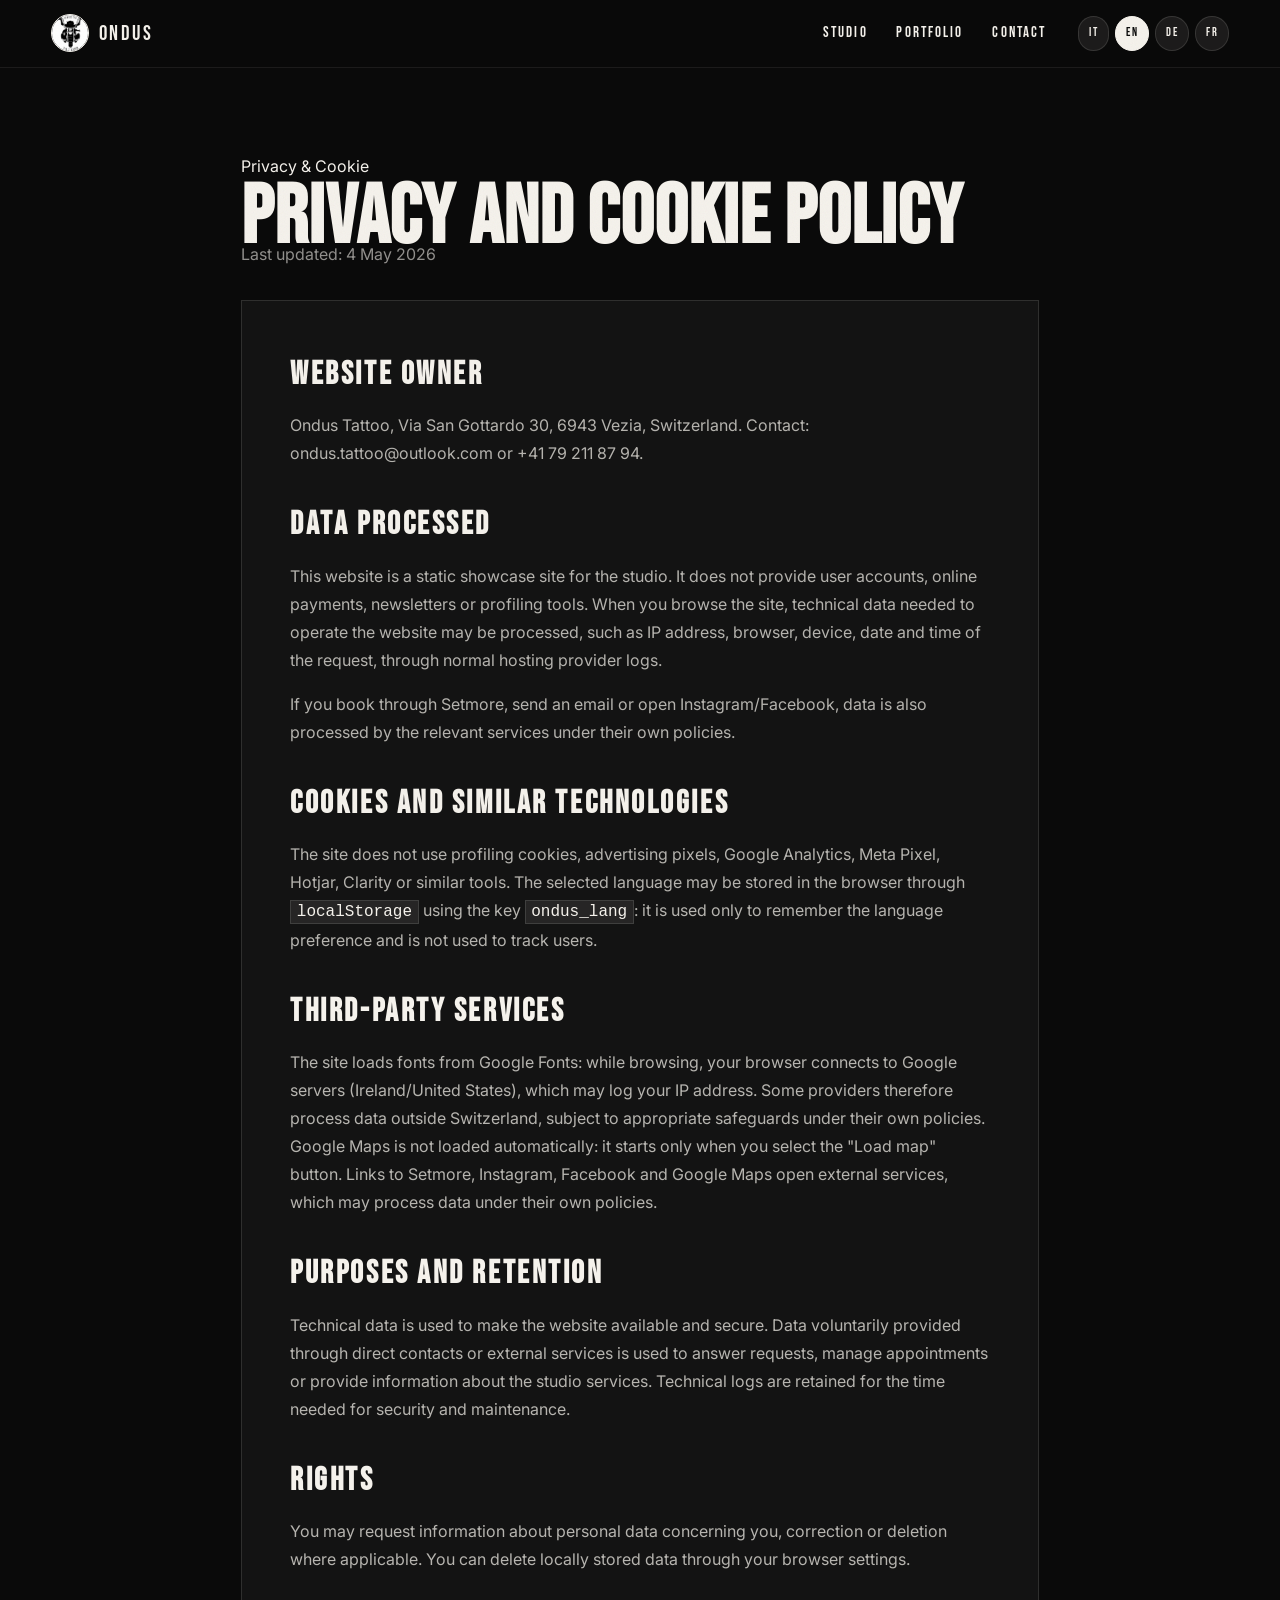
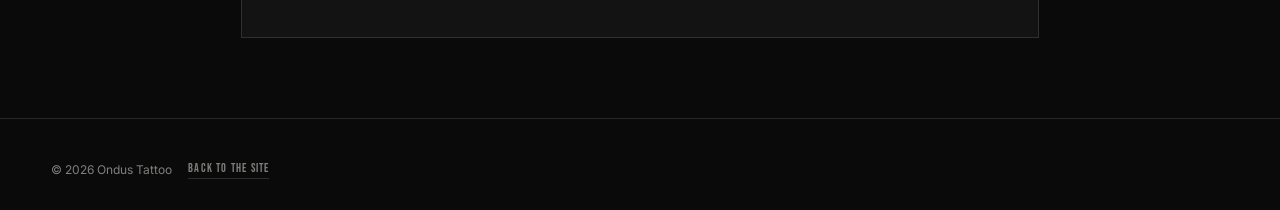
<file: privacy.html>
<!DOCTYPE html>
<html lang="it">
<head>
  <meta charset="UTF-8" />
  <meta name="viewport" content="width=device-width, initial-scale=1.0, viewport-fit=cover" />
  <meta name="theme-color" content="#0a0a0a" />
  <meta name="description" content="Privacy e cookie policy del sito Ondus Tattoo, studio tattoo e piercing a Vezia/Lugano." />
  <meta name="robots" content="index, follow" />
  <link rel="canonical" href="https://ondustattoo.ink/privacy.html" />
  <title>Privacy &amp; Cookie Policy — Ondus Tattoo</title>

  <link rel="icon" href="/favicon.ico" sizes="any" />
  <link rel="icon" type="image/png" sizes="32x32" href="/img/favicon-32.png" />
  <link rel="preconnect" href="https://fonts.googleapis.com" />
  <link rel="preconnect" href="https://fonts.gstatic.com" crossorigin />
  <link href="https://fonts.googleapis.com/css2?family=Bebas+Neue&family=Cormorant+Garamond:ital,wght@0,400;0,600;0,700;1,400&family=Inter:wght@300;400;500;600&family=Metal+Mania&display=swap" rel="stylesheet" />
  <link rel="stylesheet" href="css/style.css" />
</head>
<body class="legal-body">
  <div class="grain"></div>

  <header class="nav legal-header" id="nav">
    <div class="nav__inner legal-header__inner">
      <a href="index.html" class="nav__logo" aria-label="Ondus Tattoo">
        <img src="img/icon.jpg" alt="Ondus Tattoo logo" />
        <span>ONDUS</span>
      </a>
      <nav class="nav__menu--legal">
        <ul>
          <li><a href="index.html#studio">Studio</a></li>
          <li><a href="index.html#portfolio">Portfolio</a></li>
          <li><a href="index.html#contact" data-privacy-field="navContact">Contatti</a></li>
        </ul>
      </nav>
      <div class="legal-lang" data-privacy-lang>
        <button type="button" data-lang="it">IT</button>
        <button type="button" data-lang="en">EN</button>
        <button type="button" data-lang="de">DE</button>
        <button type="button" data-lang="fr">FR</button>
      </div>
    </div>
  </header>

  <main class="legal-page">
    <section class="container legal-wrap">
      <p class="section__kicker" data-privacy-field="kicker">Privacy &amp; Cookie</p>
      <h1 class="section__title" data-privacy-field="title">Informativa privacy e cookie</h1>
      <p class="legal-updated" data-privacy-field="updated">Ultimo aggiornamento: 4 maggio 2026</p>

      <article class="legal-card" id="privacyContent"></article>
    </section>
  </main>

  <footer class="footer">
    <div class="footer__inner">
      <div class="footer__meta">
        <span>© <span id="year"></span> Ondus Tattoo</span>
        <a href="index.html" data-privacy-field="backLink">Torna al sito</a>
      </div>
    </div>
  </footer>

  <script>
  (function () {
    const STORAGE_KEY = 'ondus_lang';
    const fallback = 'it';
    const copy = {
      it: {
        title: 'Informativa privacy e cookie',
        updated: 'Ultimo aggiornamento: 4 maggio 2026',
        navContact: 'Contatti',
        backLink: 'Torna al sito',
        meta: 'Privacy e cookie policy del sito Ondus Tattoo, studio tattoo e piercing a Vezia/Lugano.',
        sections: [
          ['Titolare del sito', ['Ondus Tattoo, Via San Gottardo 30, 6943 Vezia, Svizzera. Per contatti: <a href="mailto:ondus.tattoo@outlook.com">ondus.tattoo@outlook.com</a> oppure <a href="tel:+41792118794">+41 79 211 87 94</a>.']],
          ['Dati trattati', ['Il sito e&apos; una vetrina statica dello studio. Non sono presenti account, pagamenti online, newsletter o strumenti di profilazione. Durante la navigazione possono essere trattati dati tecnici necessari al funzionamento del sito, come indirizzo IP, browser, dispositivo, data e ora della richiesta, tramite i normali log del provider di hosting.', 'Se prenoti tramite Setmore, invii una mail o apri Instagram/Facebook, i dati vengono trattati anche dai rispettivi servizi secondo le loro informative.']],
          ['Cookie e tecnologie simili', ['Il sito non usa cookie di profilazione, pixel pubblicitari, Google Analytics, Meta Pixel, Hotjar, Clarity o strumenti simili. La lingua scelta puo&apos; essere salvata nel browser tramite <code>localStorage</code> con la chiave <code>ondus_lang</code>: serve solo a ricordare la preferenza linguistica e non viene usata per tracciare l&apos;utente.']],
          ['Servizi di terze parti', ['Il sito carica font da Google Fonts: durante la navigazione il browser si collega ai server di Google (Irlanda/Stati Uniti), che puo&apos; registrare il tuo indirizzo IP. Alcuni fornitori trattano quindi dati al di fuori della Svizzera, sulla base di garanzie adeguate previste dalle rispettive policy. La mappa di Google Maps non viene caricata automaticamente: parte solo quando selezioni il pulsante "Carica mappa". I link a Setmore, Instagram, Facebook e Google Maps aprono servizi esterni, che possono trattare dati secondo le rispettive policy.']],
          ['Finalita&apos; e conservazione', ['I dati tecnici sono usati per rendere disponibile e sicuro il sito. I dati forniti volontariamente tramite contatti diretti o servizi esterni sono usati per rispondere alle richieste, gestire appuntamenti o fornire informazioni sui servizi dello studio. I log tecnici sono conservati per il tempo necessario a sicurezza e manutenzione.']],
          ['Diritti', ['Puoi chiedere informazioni sui dati che ti riguardano, la rettifica o la cancellazione quando applicabile. Puoi cancellare i dati salvati localmente tramite le impostazioni del browser.']]
        ]
      },
      en: {
        title: 'Privacy and cookie policy',
        updated: 'Last updated: 4 May 2026',
        navContact: 'Contact',
        backLink: 'Back to the site',
        meta: 'Privacy and cookie policy for Ondus Tattoo, tattoo and piercing studio in Vezia/Lugano.',
        sections: [
          ['Website owner', ['Ondus Tattoo, Via San Gottardo 30, 6943 Vezia, Switzerland. Contact: <a href="mailto:ondus.tattoo@outlook.com">ondus.tattoo@outlook.com</a> or <a href="tel:+41792118794">+41 79 211 87 94</a>.']],
          ['Data processed', ['This website is a static showcase site for the studio. It does not provide user accounts, online payments, newsletters or profiling tools. When you browse the site, technical data needed to operate the website may be processed, such as IP address, browser, device, date and time of the request, through normal hosting provider logs.', 'If you book through Setmore, send an email or open Instagram/Facebook, data is also processed by the relevant services under their own policies.']],
          ['Cookies and similar technologies', ['The site does not use profiling cookies, advertising pixels, Google Analytics, Meta Pixel, Hotjar, Clarity or similar tools. The selected language may be stored in the browser through <code>localStorage</code> using the key <code>ondus_lang</code>: it is used only to remember the language preference and is not used to track users.']],
          ['Third-party services', ['The site loads fonts from Google Fonts: while browsing, your browser connects to Google servers (Ireland/United States), which may log your IP address. Some providers therefore process data outside Switzerland, subject to appropriate safeguards under their own policies. Google Maps is not loaded automatically: it starts only when you select the "Load map" button. Links to Setmore, Instagram, Facebook and Google Maps open external services, which may process data under their own policies.']],
          ['Purposes and retention', ['Technical data is used to make the website available and secure. Data voluntarily provided through direct contacts or external services is used to answer requests, manage appointments or provide information about the studio services. Technical logs are retained for the time needed for security and maintenance.']],
          ['Rights', ['You may request information about personal data concerning you, correction or deletion where applicable. You can delete locally stored data through your browser settings.']]
        ]
      },
      de: {
        title: 'Datenschutz- und Cookie-Richtlinie',
        updated: 'Letzte Aktualisierung: 4. Mai 2026',
        navContact: 'Kontakt',
        backLink: 'Zurueck zur Website',
        meta: 'Datenschutz- und Cookie-Richtlinie fuer Ondus Tattoo, Tattoo- und Piercingstudio in Vezia/Lugano.',
        sections: [
          ['Betreiber der Website', ['Ondus Tattoo, Via San Gottardo 30, 6943 Vezia, Schweiz. Kontakt: <a href="mailto:ondus.tattoo@outlook.com">ondus.tattoo@outlook.com</a> oder <a href="tel:+41792118794">+41 79 211 87 94</a>.']],
          ['Verarbeitete Daten', ['Diese Website ist eine statische Praesenzseite des Studios. Es gibt keine Benutzerkonten, Online-Zahlungen, Newsletter oder Profiling-Tools. Beim Besuch der Website koennen technische Daten verarbeitet werden, die fuer den Betrieb erforderlich sind, z. B. IP-Adresse, Browser, Geraet, Datum und Uhrzeit der Anfrage, ueber die normalen Protokolle des Hosting-Anbieters.', 'Wenn du ueber Setmore buchst, eine E-Mail sendest oder Instagram/Facebook oeffnest, werden Daten auch von den jeweiligen Diensten nach deren eigenen Richtlinien verarbeitet.']],
          ['Cookies und aehnliche Technologien', ['Die Website verwendet keine Profiling-Cookies, Werbepixel, Google Analytics, Meta Pixel, Hotjar, Clarity oder aehnliche Tools. Die gewaehlte Sprache kann im Browser ueber <code>localStorage</code> mit dem Schluessel <code>ondus_lang</code> gespeichert werden: Sie dient nur dazu, die Sprachpraeferenz zu merken, und wird nicht zur Nachverfolgung verwendet.']],
          ['Dienste von Dritten', ['Die Website laedt Schriftarten von Google Fonts: Beim Besuch verbindet sich der Browser mit den Servern von Google (Irland/USA), die deine IP-Adresse protokollieren koennen. Einige Anbieter verarbeiten Daten daher ausserhalb der Schweiz, auf Grundlage angemessener Garantien gemaess ihren eigenen Richtlinien. Google Maps wird nicht automatisch geladen: Die Karte startet erst, wenn du die Schaltflaeche "Karte laden" auswaehlst. Links zu Setmore, Instagram, Facebook und Google Maps oeffnen externe Dienste, die Daten nach ihren eigenen Richtlinien verarbeiten koennen.']],
          ['Zwecke und Aufbewahrung', ['Technische Daten werden verwendet, um die Website verfuegbar und sicher bereitzustellen. Daten, die freiwillig ueber direkte Kontakte oder externe Dienste angegeben werden, werden verwendet, um Anfragen zu beantworten, Termine zu verwalten oder Informationen zu den Leistungen des Studios bereitzustellen. Technische Protokolle werden so lange aufbewahrt, wie es fuer Sicherheit und Wartung erforderlich ist.']],
          ['Rechte', ['Du kannst Auskunft ueber dich betreffende personenbezogene Daten sowie Berichtigung oder Loeschung verlangen, soweit dies anwendbar ist. Lokal gespeicherte Daten kannst du ueber die Browsereinstellungen loeschen.']]
        ]
      },
      fr: {
        title: 'Politique de confidentialite et cookies',
        updated: 'Derniere mise a jour : 4 mai 2026',
        navContact: 'Contact',
        backLink: 'Retour au site',
        meta: 'Politique de confidentialite et cookies du site Ondus Tattoo, studio tattoo et piercing a Vezia/Lugano.',
        sections: [
          ['Responsable du site', ['Ondus Tattoo, Via San Gottardo 30, 6943 Vezia, Suisse. Contact : <a href="mailto:ondus.tattoo@outlook.com">ondus.tattoo@outlook.com</a> ou <a href="tel:+41792118794">+41 79 211 87 94</a>.']],
          ['Donnees traitees', ['Ce site est un site vitrine statique du studio. Il ne propose pas de comptes utilisateurs, paiements en ligne, newsletter ou outils de profilage. Lors de la navigation, des donnees techniques necessaires au fonctionnement du site peuvent etre traitees, comme l&apos;adresse IP, le navigateur, l&apos;appareil, la date et l&apos;heure de la requete, via les journaux habituels du fournisseur d&apos;hebergement.', 'Si vous reservez via Setmore, envoyez un e-mail ou ouvrez Instagram/Facebook, les donnees sont egalement traitees par les services concernes selon leurs propres politiques.']],
          ['Cookies et technologies similaires', ['Le site n&apos;utilise pas de cookies de profilage, pixels publicitaires, Google Analytics, Meta Pixel, Hotjar, Clarity ou outils similaires. La langue choisie peut etre enregistree dans le navigateur via <code>localStorage</code> avec la cle <code>ondus_lang</code> : elle sert uniquement a memoriser la preference linguistique et n&apos;est pas utilisee pour suivre l&apos;utilisateur.']],
          ['Services tiers', ['Le site charge des polices depuis Google Fonts : lors de la navigation, le navigateur se connecte aux serveurs de Google (Irlande/Etats-Unis), qui peut enregistrer votre adresse IP. Certains prestataires traitent donc des donnees en dehors de la Suisse, sur la base de garanties appropriees prevues par leurs propres politiques. Google Maps n&apos;est pas charge automatiquement : la carte demarre uniquement lorsque vous selectionnez le bouton "Charger la carte". Les liens vers Setmore, Instagram, Facebook et Google Maps ouvrent des services externes, qui peuvent traiter des donnees selon leurs propres politiques.']],
          ['Finalites et conservation', ['Les donnees techniques sont utilisees pour rendre le site disponible et securise. Les donnees fournies volontairement via des contacts directs ou des services externes sont utilisees pour repondre aux demandes, gerer des rendez-vous ou fournir des informations sur les services du studio. Les journaux techniques sont conserves pendant la duree necessaire a la securite et a la maintenance.']],
          ['Droits', ['Vous pouvez demander des informations sur les donnees personnelles vous concernant, leur rectification ou leur suppression lorsque cela est applicable. Vous pouvez supprimer les donnees stockees localement via les parametres de votre navigateur.']]
        ]
      }
    };

    function render(lang) {
      const data = copy[lang] || copy[fallback];
      document.documentElement.lang = lang;
      const meta = document.querySelector('meta[name="description"]');
      if (meta) meta.setAttribute('content', data.meta);
      document.querySelector('[data-privacy-field="title"]').textContent = data.title;
      document.querySelector('[data-privacy-field="updated"]').textContent = data.updated;
      document.querySelector('[data-privacy-field="navContact"]').textContent = data.navContact;
      document.querySelector('[data-privacy-field="backLink"]').textContent = data.backLink;
      document.getElementById('privacyContent').innerHTML = data.sections.map(section => {
        return '<h2>' + section[0] + '</h2>' + section[1].map(p => '<p>' + p + '</p>').join('');
      }).join('');
      document.querySelectorAll('[data-privacy-lang] button').forEach(button => {
        button.classList.toggle('is-active', button.dataset.lang === lang);
      });
      try { localStorage.setItem(STORAGE_KEY, lang); } catch (e) {}
    }

    let initial = fallback;
    try {
      const stored = localStorage.getItem(STORAGE_KEY);
      if (stored && copy[stored]) initial = stored;
    } catch (e) {}
    if (initial === fallback) {
      const browser = (navigator.language || fallback).slice(0, 2).toLowerCase();
      if (copy[browser]) initial = browser;
    }
    document.querySelectorAll('[data-privacy-lang] button').forEach(button => {
      button.addEventListener('click', () => render(button.dataset.lang));
    });
    render(initial);
  })();
  </script>
  <script src="js/translations.js"></script>
  <script src="js/script.js"></script>
</body>
</html>
</file>
<file: css/style.css>
/* ==============================
   ONDUS TATTOO — CORE STYLES
   ============================== */

:root {
  --black: #0a0a0a;
  --black-2: #121212;
  --ink: #1a1a1a;
  --white: #f5f2ec;
  --bone: #ebe6dc;
  --dim: #8a857b;
  --red: #c8392e;
  --line: rgba(245, 242, 236, 0.12);
  --line-dark: rgba(10, 10, 10, 0.12);

  --f-display: "Metal Mania", "Bebas Neue", serif;
  --f-serif: "Cormorant Garamond", Georgia, serif;
  --f-head: "Bebas Neue", Impact, sans-serif;
  --f-body: "Inter", system-ui, -apple-system, sans-serif;

  --maxw: 1320px;
  --pad: clamp(1.25rem, 4vw, 4rem);
  --ease: cubic-bezier(.2, .7, .2, 1);
}

* { box-sizing: border-box; margin: 0; padding: 0; }

html { scroll-behavior: smooth; }

html, body {
  background: var(--black);
}
body {
  color: var(--black);
  font-family: var(--f-body);
  font-size: 16px;
  line-height: 1.6;
  -webkit-font-smoothing: antialiased;
  overflow-x: hidden;
  min-height: 100vh;
  min-height: 100dvh;
}

/* hide scrollbar (keeps scroll working) */
html { scrollbar-width: none; -ms-overflow-style: none; }
html::-webkit-scrollbar { width: 0; height: 0; display: none; }
body::-webkit-scrollbar { display: none; }

img { max-width: 100%; display: block; }
a { color: inherit; text-decoration: none; }
button { font: inherit; background: none; border: 0; color: inherit; cursor: pointer; }
ul { list-style: none; }

/* GRAIN */
.grain {
  position: fixed;
  inset: 0;
  pointer-events: none;
  z-index: 9999;
  opacity: .06;
  mix-blend-mode: multiply;
  background-image: url("data:image/svg+xml;utf8,<svg xmlns='http://www.w3.org/2000/svg' width='200' height='200'><filter id='n'><feTurbulence type='fractalNoise' baseFrequency='0.9' numOctaves='3' stitchTiles='stitch'/></filter><rect width='100%' height='100%' filter='url(%23n)'/></svg>");
}

/* ==============================
   NAVIGATION
   ============================== */
.nav {
  position: fixed;
  top: 0; left: 0; right: 0;
  z-index: 100;
  background: rgba(10, 10, 10, 0.85);
  backdrop-filter: blur(10px);
  -webkit-backdrop-filter: blur(10px);
  border-bottom: 1px solid rgba(245, 242, 236, 0.08);
  color: var(--white);
}

.nav__inner {
  max-width: var(--maxw);
  margin: 0 auto;
  padding: 0.9rem var(--pad);
  padding-top: calc(.9rem + env(safe-area-inset-top));
  padding-left: calc(var(--pad) + env(safe-area-inset-left));
  padding-right: calc(var(--pad) + env(safe-area-inset-right));
  display: flex;
  align-items: center;
  justify-content: space-between;
  gap: 2rem;
}

.nav__logo {
  display: flex;
  align-items: center;
  gap: .6rem;
  font-family: var(--f-head);
  font-size: 1.3rem;
  letter-spacing: .12em;
  z-index: 102;
}
.nav__logo img {
  width: 38px;
  height: 38px;
  border-radius: 50%;
  object-fit: cover;
  border: 1.5px solid var(--white);
}

.nav__menu {
  display: flex;
  align-items: center;
  gap: 2.2rem;
  margin-left: auto;
}
.nav__menu ul {
  display: flex;
  gap: 1.8rem;
  font-family: var(--f-head);
  letter-spacing: .14em;
  font-size: .95rem;
}
.nav__menu a {
  position: relative;
  padding: .3rem 0;
  transition: opacity .3s;
}
.nav__menu a:hover { opacity: .6; }
.nav__menu a::after {
  content: "";
  position: absolute;
  bottom: 0; left: 0;
  width: 0; height: 1px;
  background: var(--white);
  transition: width .3s var(--ease);
}
.nav__menu a:hover::after { width: 100%; }

.nav__lang {
  position: relative;
  font-family: var(--f-head);
  letter-spacing: .12em;
  font-size: .85rem;
}
.lang__current {
  display: flex;
  align-items: center;
  gap: .4rem;
  padding: .45rem .7rem;
  border: 1px solid rgba(245, 242, 236, 0.2);
  border-radius: 2px;
  transition: all .3s;
}
.lang__current:hover { background: rgba(245, 242, 236, 0.08); }
.lang__list {
  position: absolute;
  top: calc(100% + .4rem);
  right: 0;
  background: var(--black);
  border: 1px solid var(--line);
  min-width: 140px;
  padding: .4rem 0;
  opacity: 0;
  visibility: hidden;
  transform: translateY(-8px);
  transition: all .25s var(--ease);
}
.lang__list.open {
  opacity: 1;
  visibility: visible;
  transform: translateY(0);
}
.lang__list li {
  padding: .55rem 1rem;
  cursor: pointer;
  font-size: .8rem;
  transition: background .2s;
}
.lang__list li:hover { background: rgba(245, 242, 236, 0.1); }
.lang__list li.active { color: var(--red); }

.nav__toggle {
  display: none;
  flex-direction: column;
  justify-content: space-between;
  width: 28px; height: 20px;
  z-index: 102;
}
.nav__toggle span {
  height: 2px;
  background: var(--white);
  transition: all .3s var(--ease);
  transform-origin: center;
}
.nav__toggle.open span:nth-child(1) { transform: translateY(9px) rotate(45deg); }
.nav__toggle.open span:nth-child(2) { opacity: 0; }
.nav__toggle.open span:nth-child(3) { transform: translateY(-9px) rotate(-45deg); }

/* ==============================
   BUTTONS
   ============================== */
.btn {
  display: inline-flex;
  align-items: center;
  justify-content: center;
  padding: .85rem 1.6rem;
  font-family: var(--f-head);
  letter-spacing: .18em;
  font-size: .9rem;
  border: 1.5px solid currentColor;
  border-radius: 2px;
  cursor: pointer;
  transition: all .3s var(--ease);
  white-space: nowrap;
  position: relative;
  overflow: hidden;
}
.btn--primary {
  background: var(--white);
  color: var(--black);
  border-color: var(--white);
}
.btn--primary:hover {
  background: transparent;
  color: var(--white);
}
.btn--ghost { color: var(--white); background: transparent; }
.btn--ghost:hover { background: var(--white); color: var(--black); }
.btn--light { color: var(--white); border-color: var(--white); background: transparent; }
.btn--light:hover { background: var(--white); color: var(--black); border-color: var(--white); }
.btn--cta {
  background: var(--red);
  color: var(--white);
  border-color: var(--red);
  padding: .65rem 1.3rem;
  font-size: .82rem;
}
.btn--cta:hover { background: transparent; color: var(--white); border-color: var(--white); }
.btn--lg { padding: 1.1rem 2.2rem; font-size: 1rem; }

/* ==============================
   HERO
   ============================== */
.hero {
  position: relative;
  min-height: 100vh;
  display: flex;
  align-items: center;
  justify-content: center;
  background: var(--black);
  color: var(--white);
  overflow: hidden;
  padding: 7rem var(--pad) 5rem;
}
.hero__bg {
  position: absolute;
  inset: 0;
  background-image: url("https://images.unsplash.com/photo-1565058379802-bbe93b2f703a?w=1600&q=75");
  background-size: cover;
  background-position: center;
  filter: grayscale(1) contrast(1.2) brightness(.5);
  z-index: 1;
}
.hero__overlay {
  position: absolute;
  inset: 0;
  background:
    radial-gradient(circle at 50% 40%, rgba(0,0,0,.2), rgba(0,0,0,.85) 75%),
    linear-gradient(180deg, rgba(10,10,10,.7) 0%, rgba(10,10,10,.4) 40%, rgba(10,10,10,.95) 100%);
  z-index: 2;
}
.hero__content {
  position: relative;
  z-index: 3;
  text-align: center;
  max-width: 900px;
  animation: heroIn 1.2s var(--ease) both;
}
@keyframes heroIn {
  from { opacity: 0; transform: translateY(30px); }
  to { opacity: 1; transform: translateY(0); }
}
.hero__logo {
  width: 110px;
  height: 110px;
  margin: 0 auto 2rem;
  border-radius: 50%;
  object-fit: cover;
  border: 2px solid var(--white);
  box-shadow: 0 0 0 8px rgba(245, 242, 236, 0.06);
}
.hero__title {
  font-family: var(--f-head);
  font-size: clamp(3.5rem, 12vw, 9rem);
  line-height: .9;
  letter-spacing: .02em;
  margin-bottom: 1.2rem;
  text-transform: uppercase;
}
.hero__title-line { display: block; }
.hero__title-line--script {
  font-family: var(--f-display);
  font-weight: 400;
  text-transform: none;
  font-style: italic;
  letter-spacing: 0;
  font-size: .85em;
  color: var(--bone);
  transform: translateY(-.1em) translateX(.1em);
}
.hero__claim {
  font-family: var(--f-head);
  letter-spacing: .4em;
  font-size: clamp(.8rem, 1.4vw, 1rem);
  opacity: .8;
  margin-bottom: 2.5rem;
  padding-bottom: 1.5rem;
  position: relative;
}
.hero__claim::after {
  content: "";
  position: absolute;
  bottom: 0;
  left: 50%;
  transform: translateX(-50%);
  width: 60px;
  height: 1px;
  background: var(--white);
  opacity: .5;
}
.hero__cta {
  display: flex;
  gap: 1rem;
  justify-content: center;
  flex-wrap: wrap;
}
.hero__scroll {
  position: absolute;
  bottom: 2rem;
  left: 50%;
  transform: translateX(-50%);
  z-index: 3;
  color: var(--white);
  font-family: var(--f-head);
  letter-spacing: .3em;
  font-size: .7rem;
  display: flex;
  flex-direction: column;
  align-items: center;
  gap: .8rem;
  opacity: .7;
}
.hero__scroll span:first-child {
  width: 1px;
  height: 40px;
  background: var(--white);
  animation: scrollLine 2s ease-in-out infinite;
}
@keyframes scrollLine {
  0%, 100% { transform: scaleY(1); opacity: .3; }
  50% { transform: scaleY(1.3); opacity: 1; }
}

/* ==============================
   MARQUEE
   ============================== */
.marquee {
  overflow: hidden;
  background: var(--black);
  color: var(--white);
  border-top: 1px solid var(--line);
  border-bottom: 1px solid var(--line);
  padding: 1rem 0;
}
.marquee__track {
  display: flex;
  gap: 3rem;
  font-family: var(--f-head);
  letter-spacing: .3em;
  font-size: 1rem;
  white-space: nowrap;
  animation: scroll 35s linear infinite;
}
.marquee__track span {
  flex-shrink: 0;
}
@keyframes scroll {
  from { transform: translateX(0); }
  to { transform: translateX(-50%); }
}

/* ==============================
   SECTION BASE
   ============================== */
.section {
  padding: clamp(4rem, 10vw, 8rem) 0;
  position: relative;
  background: var(--bone);
  color: var(--black);
}
.section--dark {
  background: var(--black);
  color: var(--white);
}
.section__inner {
  max-width: var(--maxw);
  margin: 0 auto;
  padding: 0 var(--pad);
}
.section__header {
  margin-bottom: clamp(2.5rem, 6vw, 5rem);
  max-width: 900px;
}
.section__title {
  font-family: var(--f-head);
  font-size: clamp(2.4rem, 6.5vw, 5.5rem);
  line-height: .95;
  letter-spacing: .01em;
  text-transform: uppercase;
}
.section__title--xl {
  font-size: clamp(3rem, 8vw, 7rem);
}
.section__title .italic {
  font-family: var(--f-serif);
  font-style: italic;
  font-weight: 400;
  text-transform: none;
  letter-spacing: -.02em;
}
.eyebrow {
  display: inline-block;
  font-family: var(--f-head);
  letter-spacing: .35em;
  font-size: .78rem;
  opacity: .55;
  margin-bottom: 1.2rem;
  padding-left: 1.8rem;
  position: relative;
}
.eyebrow::before {
  content: "";
  position: absolute;
  left: 0; top: 50%;
  width: 20px; height: 1px;
  background: currentColor;
}

/* ==============================
   STUDIO
   ============================== */
.studio__grid {
  display: grid;
  grid-template-columns: 1fr 1.6fr;
  gap: clamp(2rem, 6vw, 6rem);
  align-items: start;
}
.studio__body p {
  margin-bottom: 1.2rem;
  font-size: 1.02rem;
  line-height: 1.75;
  color: #333;
}
.studio__body .lead {
  font-family: var(--f-serif);
  font-size: clamp(1.3rem, 2.2vw, 1.7rem);
  font-style: italic;
  line-height: 1.4;
  color: var(--black);
  margin-bottom: 2rem;
  padding-left: 1.2rem;
  border-left: 2px solid var(--black);
}
.studio__stats {
  display: grid;
  grid-template-columns: repeat(3, 1fr);
  gap: 1.5rem;
  margin-top: 2.5rem;
  padding-top: 2.5rem;
  border-top: 1px solid var(--line-dark);
}
.studio__stats li {
  display: flex;
  flex-direction: column;
  gap: .4rem;
}
.studio__stats strong {
  font-family: var(--f-head);
  font-size: clamp(2rem, 4vw, 3rem);
  line-height: 1;
}
.studio__stats span {
  font-size: .82rem;
  letter-spacing: .12em;
  text-transform: uppercase;
  opacity: .6;
}

/* ==============================
   FILM / PROCESSO (video)
   Desktop: black half with the video, bone half with the text.
   Mobile: title + video on black, text on a full-bleed bone panel,
   so the light/dark rhythm between sections is preserved.
   ============================== */
.film {
  --film-h: min(76vh, 720px);
  position: relative;
  background: linear-gradient(90deg, var(--black) 50%, var(--bone) 50%);
  color: var(--black);
  overflow: hidden;
}
.film__inner {
  max-width: var(--maxw);
  margin: 0 auto;
  padding: clamp(4rem, 10vw, 8rem) var(--pad);
  display: grid;
  grid-template-columns: minmax(0, 1fr) minmax(0, 1fr);
  grid-template-rows: 1fr auto auto 1fr;
  column-gap: clamp(3rem, 8vw, 8rem);
}
.film__header {
  grid-column: 2;
  grid-row: 2;
  margin-bottom: 2rem;
}
.film__header .section__title {
  font-size: clamp(2.6rem, 5.2vw, 4.8rem);
}
.film__header .section__title span { display: block; }
.film__body {
  grid-column: 2;
  grid-row: 3;
  max-width: 520px;
}
.film__media {
  grid-column: 1;
  grid-row: 1 / -1;
  position: relative;
  display: flex;
  align-items: center;
  justify-content: center;
  color: var(--white);
}
/* soft light behind the frame */
.film__media::before {
  content: "";
  position: absolute;
  left: 50%; top: 50%;
  width: 140%;
  aspect-ratio: 1;
  transform: translate(-50%, -50%);
  background: radial-gradient(circle, rgba(245, 242, 236, 0.09), transparent 58%);
  pointer-events: none;
}

/* ---- frame ---- */
.film__frame {
  position: relative;
  width: min(100% - 2.5rem, calc(var(--film-h) * 9 / 16));
  aspect-ratio: 9 / 16;
  background: var(--ink);
  box-shadow: 0 40px 90px -30px rgba(0, 0, 0, 0.9);
}
/* passe-partout line + viewfinder corners */
.film__frame::before,
.film__frame::after {
  content: "";
  position: absolute;
  inset: -14px;
  pointer-events: none;
}
.film__frame::before { border: 1px solid var(--line); }
.film__frame::after {
  --c: var(--white);
  --l: 22px;
  background:
    linear-gradient(var(--c), var(--c)) top left / var(--l) 1px,
    linear-gradient(var(--c), var(--c)) top left / 1px var(--l),
    linear-gradient(var(--c), var(--c)) top right / var(--l) 1px,
    linear-gradient(var(--c), var(--c)) top right / 1px var(--l),
    linear-gradient(var(--c), var(--c)) bottom left / var(--l) 1px,
    linear-gradient(var(--c), var(--c)) bottom left / 1px var(--l),
    linear-gradient(var(--c), var(--c)) bottom right / var(--l) 1px,
    linear-gradient(var(--c), var(--c)) bottom right / 1px var(--l);
  background-repeat: no-repeat;
  opacity: .7;
}
.film__video {
  display: block;
  width: 100%;
  height: 100%;
  object-fit: cover;
}
.film__tag {
  position: absolute;
  top: 0;
  right: calc(100% + 14px + 1.1rem);
  writing-mode: vertical-rl;
  transform: rotate(180deg);
  font-family: var(--f-head);
  font-size: .72rem;
  letter-spacing: .4em;
  white-space: nowrap;
  opacity: .45;
}

/* ---- controls ---- */
.film__toggle {
  position: absolute;
  inset: 0;
  display: flex;
  align-items: center;
  justify-content: center;
  background: linear-gradient(0deg, rgba(10, 10, 10, 0.45), transparent 28%);
  cursor: pointer;
}
.film__play {
  display: flex;
  align-items: center;
  justify-content: center;
  width: 74px;
  height: 74px;
  border-radius: 50%;
  border: 1.5px solid var(--white);
  background: rgba(10, 10, 10, 0.35);
  backdrop-filter: blur(6px);
  -webkit-backdrop-filter: blur(6px);
  color: var(--white);
  opacity: 0;
  transform: scale(.85);
  transition: opacity .35s var(--ease), transform .35s var(--ease), background .3s;
}
.film__play svg { display: none; }
.film__frame.is-paused .film__play { opacity: 1; transform: scale(1); }
.film__frame.is-paused .film__icon-play { display: block; margin-left: 3px; }
.film__frame:not(.is-paused) .film__icon-pause { display: block; }
.film__toggle:focus-visible .film__play {
  opacity: 1;
  transform: scale(1);
  background: rgba(10, 10, 10, 0.55);
}
/* hover only on real pointers: on touch it would stick after a tap */
@media (hover: hover) {
  .film__toggle:hover .film__play {
    opacity: 1;
    transform: scale(1);
    background: rgba(10, 10, 10, 0.55);
  }
}
.film__toggle:focus-visible { outline: none; }
.film__toggle:focus-visible .film__play { box-shadow: 0 0 0 3px rgba(245, 242, 236, 0.35); }

.film__sound {
  position: absolute;
  right: 14px;
  bottom: 18px;
  z-index: 2;
  display: flex;
  align-items: center;
  justify-content: center;
  width: 40px;
  height: 40px;
  border-radius: 50%;
  border: 1px solid rgba(245, 242, 236, 0.35);
  background: rgba(10, 10, 10, 0.45);
  backdrop-filter: blur(6px);
  -webkit-backdrop-filter: blur(6px);
  color: var(--white);
  transition: background .3s, border-color .3s;
}
.film__sound:hover { background: rgba(10, 10, 10, 0.7); border-color: var(--white); }
.film__sound:focus-visible { outline: 2px solid var(--white); outline-offset: 2px; }
.film__sound svg { display: none; }
.film__frame.is-muted .film__icon-muted,
.film__frame:not(.is-muted) .film__icon-sound { display: block; }

.film__progress {
  position: absolute;
  left: 0; right: 0; bottom: 0;
  height: 2px;
  background: rgba(245, 242, 236, 0.18);
  pointer-events: none;
}
.film__progress span {
  display: block;
  height: 100%;
  background: var(--red);
  transform: scaleX(0);
  transform-origin: left;
}

/* ---- text ---- */
.film__lead {
  font-family: var(--f-serif);
  font-size: clamp(1.25rem, 2vw, 1.55rem);
  font-style: italic;
  line-height: 1.4;
  margin-bottom: 1.4rem;
  padding-left: 1.2rem;
  border-left: 2px solid var(--black);
}
.film__body > p:not(.film__lead) {
  font-size: 1rem;
  line-height: 1.75;
  color: #333;
}
.film__steps {
  list-style: none;
  margin: 2rem 0 2.4rem;
  border-top: 1px solid var(--line-dark);
}
.film__steps li {
  display: grid;
  grid-template-columns: 2.6rem 1fr;
  gap: .4rem 1rem;
  padding: 1rem 0;
  border-bottom: 1px solid var(--line-dark);
}
.film__step-num {
  font-family: var(--f-head);
  font-size: .85rem;
  letter-spacing: .3em;
  opacity: .45;
  padding-top: .3rem;
}
.film__steps h3 {
  font-family: var(--f-head);
  font-weight: 400;
  font-size: 1.35rem;
  letter-spacing: .06em;
  text-transform: uppercase;
  line-height: 1.1;
  margin-bottom: .25rem;
}
.film__steps p {
  font-size: .92rem;
  line-height: 1.6;
  color: #444;
}
.film__ctas {
  display: flex;
  flex-wrap: wrap;
  align-items: center;
  gap: 1rem 1.8rem;
}
.film__ctas .btn--primary {
  background: var(--black);
  color: var(--white);
  border-color: var(--black);
}
.film__ctas .btn--primary:hover {
  background: transparent;
  color: var(--black);
}
.film__link {
  display: inline-flex;
  align-items: center;
  gap: .5rem;
  font-family: var(--f-head);
  letter-spacing: .16em;
  font-size: .9rem;
  padding: .3rem 0;
  border-bottom: 1px solid currentColor;
  transition: opacity .3s;
}
.film__link svg { transition: transform .3s var(--ease); }
.film__link:hover { opacity: .65; }
.film__link:hover svg { transform: translateX(4px); }

@media (max-width: 900px) {
  .film {
    --film-h: min(70vh, 600px);
    background: var(--black);
    color: var(--white);
  }
  .film__inner {
    grid-template-columns: minmax(0, 1fr);
    grid-template-rows: none;
    padding-bottom: 0;
  }
  .film__header,
  .film__media,
  .film__body {
    grid-column: 1;
    grid-row: auto;
  }
  .film__header { margin-bottom: clamp(2.5rem, 6vw, 3.5rem); }
  .film__tag { display: none; }
  .film__frame { width: min(100% - 28px, calc(var(--film-h) * 9 / 16)); }
  .film__body {
    max-width: none;
    margin: clamp(3.5rem, 9vw, 5rem) calc(-1 * var(--pad)) 0;
    padding: clamp(3rem, 8vw, 4.5rem) var(--pad);
    background: var(--bone);
    color: var(--black);
  }
}
@media (max-width: 480px) {
  .film__ctas { flex-direction: column; align-items: stretch; }
  .film__ctas .btn { width: 100%; }
  .film__link { align-self: center; }
}

/* ==============================
   SERVICES
   ============================== */
.services__grid {
  display: grid;
  grid-template-columns: repeat(auto-fit, minmax(260px, 1fr));
  gap: 0;
  border-top: 1px solid var(--line);
  border-left: 1px solid var(--line);
}
.service {
  padding: clamp(2rem, 4vw, 3.5rem) clamp(1.5rem, 3vw, 2.5rem);
  border-right: 1px solid var(--line);
  border-bottom: 1px solid var(--line);
  position: relative;
  transition: background .4s var(--ease);
  min-height: 340px;
  display: flex;
  flex-direction: column;
}
.service:hover { background: var(--ink); }
.service__num {
  font-family: var(--f-head);
  font-size: .9rem;
  letter-spacing: .3em;
  opacity: .4;
  margin-bottom: 2.5rem;
}
.service h3 {
  font-family: var(--f-head);
  font-size: clamp(1.8rem, 3vw, 2.4rem);
  letter-spacing: .04em;
  margin-bottom: 1.2rem;
  text-transform: uppercase;
}
.service p {
  font-size: .95rem;
  opacity: .75;
  margin-bottom: auto;
  line-height: 1.7;
}
.service__icon {
  width: 44px;
  height: 44px;
  margin-top: 2rem;
  opacity: .5;
  transition: opacity .3s, transform .4s var(--ease);
}
.service:hover .service__icon {
  opacity: 1;
  transform: rotate(-6deg) scale(1.05);
}

/* ==============================
   PRICING / LISTINO
   ============================== */
.pricing { background: var(--bone); }
.pricing__grid {
  display: grid;
  grid-template-columns: 1fr 1.35fr;
  gap: clamp(1.5rem, 4vw, 3rem);
  align-items: start;
}
.pricing__card {
  background: var(--white);
  border: 1px solid var(--line-dark);
  padding: clamp(1.8rem, 3.5vw, 2.8rem);
}
.pricing__card-title {
  font-family: var(--f-head);
  font-size: clamp(1.7rem, 3vw, 2.3rem);
  letter-spacing: .05em;
  text-transform: uppercase;
  margin-bottom: 1.4rem;
  padding-bottom: 1rem;
  border-bottom: 1px solid var(--line-dark);
}
.pricing__from {
  display: flex;
  align-items: baseline;
  gap: .6rem;
  flex-wrap: wrap;
  margin-bottom: 1.2rem;
}
.pricing__from span {
  font-size: .82rem;
  letter-spacing: .18em;
  text-transform: uppercase;
  opacity: .55;
}
.pricing__from strong {
  font-family: var(--f-head);
  font-size: clamp(2.2rem, 4.5vw, 3.2rem);
  letter-spacing: .02em;
  line-height: 1;
  color: var(--red);
}
.pricing__note {
  font-size: .95rem;
  line-height: 1.7;
  color: #444;
  margin-bottom: 1.8rem;
}
.pricing__cta {
  display: inline-flex;
  gap: .6rem;
  background: var(--black);
  color: var(--white);
  border-color: var(--black);
}
.pricing__cta:hover { background: transparent; color: var(--black); }
.pricing__cta svg { flex-shrink: 0; }
.pricing__groups {
  display: grid;
  grid-template-columns: repeat(auto-fit, minmax(200px, 1fr));
  gap: clamp(1.2rem, 2.5vw, 2rem);
}
.pricing__group-title {
  font-family: var(--f-head);
  letter-spacing: .22em;
  font-size: .78rem;
  text-transform: uppercase;
  opacity: .55;
  margin-bottom: .8rem;
}
.pricing__list li {
  display: flex;
  align-items: baseline;
  justify-content: space-between;
  gap: .5rem;
  padding: .45rem 0;
  border-bottom: 1px solid var(--line-dark);
  font-size: .95rem;
}
.pricing__list li:last-child { border-bottom: 0; }
.pricing__list li > span:last-child {
  font-family: var(--f-head);
  letter-spacing: .05em;
  white-space: nowrap;
  opacity: .85;
}

/* ==============================
   ARTISTS
   ============================== */
.artists__grid {
  display: grid;
  grid-template-columns: repeat(auto-fit, minmax(280px, 1fr));
  gap: clamp(1.5rem, 3vw, 2.5rem);
}
.artists__grid--single {
  display: block;
  max-width: 900px;
  margin: 0 auto;
}
.artist--solo {
  display: grid;
  grid-template-columns: minmax(0, 0.9fr) minmax(0, 1.1fr);
  gap: clamp(1.5rem, 4vw, 3.5rem);
  align-items: center;
}
.artist--solo > * { min-width: 0; }
.artist--solo .artist__img {
  margin-bottom: 0;
  aspect-ratio: 3 / 4;
  width: 100%;
  max-width: 380px;
  height: auto;
  justify-self: center;
}
.artist--solo .artist__img img {
  width: 100%;
  height: 100%;
  object-fit: cover;
  display: block;
}
.artist--solo .artist__info h3 {
  font-size: clamp(2rem, 4vw, 2.8rem);
  letter-spacing: .06em;
  text-transform: uppercase;
  margin-bottom: .6rem;
  line-height: 1.05;
}
.artist__alias {
  display: block;
  font-family: var(--f-serif);
  font-style: italic;
  font-weight: 400;
  font-size: .75em;
  letter-spacing: 0;
  text-transform: none;
  opacity: .75;
  margin-top: .2rem;
}
.artist--solo .artist__info p {
  font-size: 1rem;
  line-height: 1.75;
}
@media (max-width: 720px) {
  .artist--solo {
    grid-template-columns: 1fr;
    gap: 1.5rem;
  }
  .artist--solo .artist__img {
    max-width: 420px;
    margin: 0 auto;
  }
}
.artist {
  display: flex;
  flex-direction: column;
}
.artist__img {
  position: relative;
  aspect-ratio: 3 / 4;
  overflow: hidden;
  background: var(--ink);
  margin-bottom: 1.5rem;
}
.artist__img img {
  width: 100%;
  height: 100%;
  object-fit: cover;
  filter: grayscale(1) contrast(1.05);
  transition: transform .8s var(--ease), filter .5s;
}
.artist__img:hover img {
  transform: scale(1.06);
  filter: grayscale(0) contrast(1.05);
}
.artist__overlay {
  position: absolute;
  inset: 0;
  background: linear-gradient(180deg, transparent 60%, rgba(0,0,0,.6));
  display: flex;
  align-items: flex-end;
  justify-content: flex-end;
  padding: 1.2rem;
  opacity: 0;
  transition: opacity .3s;
}
.artist__img:hover .artist__overlay { opacity: 1; }
.artist__overlay a {
  color: var(--white);
  transition: transform .3s;
}
.artist__overlay a:hover { transform: scale(1.2) rotate(-6deg); }
.artist__info h3 {
  font-family: var(--f-head);
  font-size: 1.5rem;
  letter-spacing: .05em;
  margin-bottom: .3rem;
}
.artist__spec {
  display: block;
  font-family: var(--f-head);
  letter-spacing: .2em;
  font-size: .78rem;
  opacity: .5;
  margin-bottom: .8rem;
  text-transform: uppercase;
}
.artist__info p {
  font-size: .93rem;
  line-height: 1.6;
  opacity: .8;
}

/* Artist extras (Guest / Collaboration) */
.artists__extras {
  max-width: 900px;
  margin: clamp(2rem, 4vw, 3.5rem) auto 0;
  border-top: 1px solid rgba(0,0,0,.12);
  padding-top: clamp(1.5rem, 3vw, 2.5rem);
  display: grid;
  grid-template-columns: 1fr 1fr;
  gap: clamp(1.5rem, 5vw, 3.5rem);
}
.artists__extra-card {
  display: flex;
  gap: 1.2rem;
  align-items: flex-start;
}
.artists__extra-img {
  width: 80px;
  aspect-ratio: 3 / 4;
  flex-shrink: 0;
  overflow: hidden;
  background: var(--ink);
}
.artists__extra-img img {
  width: 100%;
  height: 100%;
  object-fit: cover;
  filter: grayscale(1) contrast(1.05);
  transition: transform .7s var(--ease), filter .5s;
}
.artists__extra-card:hover .artists__extra-img img {
  transform: scale(1.06);
  filter: grayscale(0) contrast(1.05);
}
.artists__extra-info {
  display: flex;
  flex-direction: column;
  gap: .3rem;
  padding-top: .15rem;
}
.artists__extra-label {
  font-family: var(--f-head);
  font-size: .65rem;
  letter-spacing: .3em;
  text-transform: uppercase;
  opacity: .4;
}
.artists__extra-name {
  font-family: var(--f-head);
  font-size: clamp(1rem, 2vw, 1.35rem);
  letter-spacing: .05em;
  text-transform: uppercase;
  margin: 0;
  line-height: 1.1;
}
.artists__extra-sub {
  font-family: var(--f-serif);
  font-style: italic;
  font-size: .88rem;
  opacity: .55;
  margin: 0;
}
.artists__extra-info .artist__spec {
  margin-bottom: 0;
}
.artists__extra-contact {
  font-size: .82rem;
  opacity: .7;
  margin: .6rem 0 .5rem;
  line-height: 1.4;
}
.artists__extra-insta-btn {
  display: inline-block;
  margin-top: .4rem;
  padding: .45rem 1rem;
  font-size: .78rem;
  font-family: var(--f-sans);
  letter-spacing: .06em;
  text-transform: uppercase;
  color: var(--c-bg);
  background: var(--c-accent);
  border-radius: 2px;
  text-decoration: none;
  transition: opacity .2s;
}
.artists__extra-insta-btn:hover {
  opacity: .8;
}
@media (max-width: 560px) {
  .artists__extras {
    grid-template-columns: 1fr;
    gap: 1.8rem;
  }
  .artists__extra-img {
    width: 70px;
  }
}

/* ==============================
   PORTFOLIO
   ============================== */
.portfolio__filters {
  display: flex;
  flex-wrap: wrap;
  gap: .6rem;
  margin-bottom: 2.5rem;
}
.filter {
  padding: .55rem 1.2rem;
  font-family: var(--f-head);
  letter-spacing: .18em;
  font-size: .78rem;
  border: 1px solid var(--line);
  border-radius: 2px;
  transition: all .3s;
}
.filter:hover { border-color: var(--white); }
.filter.active {
  background: var(--white);
  color: var(--black);
  border-color: var(--white);
}

.portfolio__grid {
  display: grid;
  grid-template-columns: repeat(4, 1fr);
  grid-auto-rows: 250px;
  gap: 4px;
  grid-auto-flow: dense;
}
.pf-item {
  overflow: hidden;
  background: var(--ink);
  cursor: pointer;
  position: relative;
}
.pf-item img {
  width: 100%;
  height: 100%;
  object-fit: cover;
  filter: grayscale(.2) contrast(1.05);
  transition: all .7s var(--ease);
}
.pf-item::after {
  content: "+";
  position: absolute;
  top: 50%; left: 50%;
  transform: translate(-50%, -50%) scale(.5);
  color: var(--white);
  font-size: 2rem;
  font-family: var(--f-head);
  width: 48px;
  height: 48px;
  border: 1px solid var(--white);
  border-radius: 50%;
  display: flex;
  align-items: center;
  justify-content: center;
  opacity: 0;
  transition: all .4s var(--ease);
  background: rgba(0,0,0,.4);
  z-index: 2;
}
.pf-item:hover img {
  transform: scale(1.08);
  filter: grayscale(0) contrast(1.1) brightness(.7);
}
.pf-item:hover::after {
  opacity: 1;
  transform: translate(-50%, -50%) scale(1);
}
.pf-item.hidden { display: none; }
.pf-item.mobile-hidden { display: none; }

/* Video tiles: vertical clips, two rows tall so they keep a portrait shape */
.pf-item--video { grid-row: span 2; }
.pf-item video {
  display: block;
  width: 100%;
  height: 100%;
  object-fit: cover;
  filter: grayscale(.2) contrast(1.05);
  transition: all .7s var(--ease);
}
.pf-item:hover video {
  transform: scale(1.08);
  filter: grayscale(0) contrast(1.1) brightness(.7);
}
.pf-item__badge {
  position: absolute;
  top: .7rem;
  right: .7rem;
  z-index: 2;
  display: flex;
  align-items: center;
  justify-content: center;
  width: 28px;
  height: 28px;
  border-radius: 50%;
  border: 1px solid rgba(245, 242, 236, 0.5);
  background: rgba(10, 10, 10, 0.4);
  backdrop-filter: blur(4px);
  -webkit-backdrop-filter: blur(4px);
  color: var(--white);
  pointer-events: none;
}
.pf-item__badge svg { margin-left: 2px; }

.portfolio__loadmore {
  text-align: center;
  margin-top: 2rem;
  display: none;
}

.portfolio__cta {
  text-align: center;
  margin-top: 3rem;
}
.portfolio__cta p {
  font-family: var(--f-serif);
  font-style: italic;
  font-size: 1.15rem;
  margin-bottom: 1.2rem;
  opacity: .7;
}

/* ==============================
   BOOKING
   ============================== */
.booking {
  text-align: center;
  background: var(--bone);
  position: relative;
  overflow: hidden;
}
.booking::before,
.booking::after {
  content: "★";
  position: absolute;
  font-size: 18rem;
  font-family: var(--f-head);
  opacity: .04;
  pointer-events: none;
}
.booking::before { top: -5rem; left: -3rem; }
.booking::after { bottom: -5rem; right: -3rem; }
.booking__inner {
  max-width: 900px;
  margin: 0 auto;
  position: relative;
  z-index: 2;
}
.booking .eyebrow { margin-bottom: 1.5rem; }
.booking__text {
  font-family: var(--f-serif);
  font-size: clamp(1.1rem, 1.8vw, 1.3rem);
  font-style: italic;
  line-height: 1.6;
  margin: 1.8rem auto 2.5rem;
  max-width: 620px;
  opacity: .8;
}
.booking__ctas {
  display: flex;
  gap: 1rem;
  justify-content: center;
  flex-wrap: wrap;
}
.booking__ctas .btn--primary {
  background: var(--black);
  color: var(--white);
  border-color: var(--black);
}
.booking__ctas .btn--primary:hover {
  background: transparent;
  color: var(--black);
}
.booking__ctas .btn--ghost {
  color: var(--black);
  border-color: var(--black);
}
.booking__ctas .btn--ghost:hover {
  background: var(--black);
  color: var(--white);
}

/* ==============================
   CONTACT
   ============================== */
.contact__grid {
  display: grid;
  grid-template-columns: 1fr 1.2fr;
  gap: clamp(2rem, 4vw, 4rem);
}
.contact__block {
  margin-bottom: 2rem;
  padding-bottom: 2rem;
  border-bottom: 1px solid var(--line);
}
.contact__block:last-of-type { border-bottom: 0; }
.contact__block h4 {
  font-family: var(--f-head);
  letter-spacing: .3em;
  font-size: .82rem;
  margin-bottom: .9rem;
  opacity: .6;
}
.contact__block p,
.contact__block a {
  font-size: 1.05rem;
  line-height: 1.6;
  transition: opacity .2s;
}
.contact__block a:hover { opacity: .6; }

.hours {
  display: grid;
  grid-template-columns: 1fr 1fr;
  gap: .3rem .8rem;
}
.hours li {
  display: flex;
  justify-content: space-between;
  font-size: .95rem;
  padding: .2rem 0;
}
.hours li span:first-child { opacity: .7; }

.contact__socials {
  display: flex;
  flex-direction: column;
  gap: 1rem;
  margin-top: 1rem;
}
.contact__socials a {
  display: flex;
  align-items: center;
  gap: .8rem;
  padding: .8rem 1.2rem;
  border: 1px solid var(--line);
  transition: all .3s;
  font-family: var(--f-head);
  letter-spacing: .15em;
  font-size: .9rem;
}
.contact__socials a:hover {
  background: var(--white);
  color: var(--black);
  border-color: var(--white);
}

.contact__map {
  position: relative;
  min-height: 500px;
  overflow: hidden;
  border: 1px solid var(--line);
}
.contact__map iframe {
  width: 100%;
  height: 100%;
  position: absolute;
  inset: 0;
  border: 0;
  filter: grayscale(1) contrast(1.1) invert(.92);
}
.map-consent {
  position: absolute;
  inset: 0;
  min-height: 500px;
  display: flex;
  align-items: center;
  justify-content: center;
  padding: clamp(1.5rem, 4vw, 3rem);
  text-align: center;
  background:
    linear-gradient(rgba(10,10,10,.84), rgba(10,10,10,.84)),
    radial-gradient(circle at 32% 24%, rgba(184, 30, 30, .28), transparent 42%),
    var(--black);
  color: rgba(245,242,236,.78);
}
.map-consent iframe {
  width: 100%;
  height: 100%;
  position: absolute;
  inset: 0;
  border: 0;
  filter: grayscale(1) contrast(1.1) invert(.92);
}
.map-consent__box { max-width: 430px; }
.map-consent__box h4 {
  font-family: var(--f-head);
  letter-spacing: .18em;
  font-size: 1.35rem;
  color: var(--white);
  margin: 0 0 .75rem;
}
.map-consent__box p { margin: 0 0 1.3rem; line-height: 1.6; }
.map-consent__actions {
  display: flex;
  flex-wrap: wrap;
  align-items: center;
  justify-content: center;
  gap: 1rem;
}
.map-consent__actions a {
  color: var(--white);
  border-bottom: 1px solid rgba(245,242,236,.45);
  font-family: var(--f-head);
  letter-spacing: .1em;
  font-size: .82rem;
  text-transform: uppercase;
}

/* ==============================
   FOOTER
   ============================== */
.footer {
  background: var(--black);
  color: var(--white);
  padding: 2.5rem 0 2rem;
  border-top: 1px solid var(--line);
}
.footer__inner {
  max-width: var(--maxw);
  margin: 0 auto;
  padding: 0 var(--pad);
  display: flex;
  align-items: center;
  justify-content: space-between;
  gap: 2rem;
  flex-wrap: wrap;
}
.footer__brand {
  display: flex;
  align-items: center;
  gap: .9rem;
}
.footer__brand img {
  width: 44px;
  height: 44px;
  border-radius: 50%;
  border: 1.5px solid var(--white);
  object-fit: cover;
}
.footer__brand strong {
  display: block;
  font-family: var(--f-head);
  letter-spacing: .2em;
  font-size: 1.05rem;
}
.footer__brand span {
  font-size: .78rem;
  opacity: .5;
  font-family: var(--f-serif);
  font-style: italic;
}
.footer__links {
  display: flex;
  flex-wrap: wrap;
  gap: 1.5rem;
  font-family: var(--f-head);
  letter-spacing: .15em;
  font-size: .8rem;
}
.footer__links a { transition: opacity .2s; }
.footer__links a:hover { opacity: .6; }
.footer__meta {
  display: flex;
  gap: 1rem;
  font-size: .75rem;
  opacity: .5;
  flex-wrap: wrap;
  align-items: center;
}
.footer__credit {
  display: inline-flex;
  gap: .35rem;
  align-items: center;
}
.footer__credit a {
  color: var(--white);
  text-decoration: none;
  border-bottom: 1px solid rgba(245,242,236,.3);
  transition: border-color .3s, opacity .3s;
  font-family: var(--f-head);
  letter-spacing: .1em;
}
.footer__credit a:hover {
  border-bottom-color: var(--white);
  opacity: 1;
}
.footer__meta > a {
  color: var(--white);
  border-bottom: 1px solid rgba(245,242,236,.3);
  font-family: var(--f-head);
  letter-spacing: .1em;
}
.footer {
  padding-bottom: calc(2rem + env(safe-area-inset-bottom));
}

/* ==============================
   LEGAL PAGE
   ============================== */
.nav__menu--legal {
  position: static;
  display: flex;
  align-items: center;
  width: auto;
  height: auto;
  background: transparent;
  transform: none;
  padding: 0;
  margin-left: auto;
}
.nav__menu--legal ul {
  display: flex;
  flex-direction: row;
  gap: 1.8rem;
  font-family: var(--f-head);
  letter-spacing: .14em;
  font-size: .95rem;
}
.nav__menu--legal a {
  position: relative;
  padding: .3rem 0;
  transition: opacity .3s;
}
.nav__menu--legal a:hover { opacity: .6; }
.nav__menu--legal a::after {
  content: "";
  position: absolute;
  bottom: 0;
  left: 0;
  width: 0;
  height: 1px;
  background: var(--white);
  transition: width .3s var(--ease);
}
.nav__menu--legal a:hover::after { width: 100%; }
.legal-lang {
  display: inline-flex;
  align-items: center;
  gap: .4rem;
  flex-shrink: 0;
}
.legal-lang button {
  border: 1px solid var(--line);
  background: rgba(245,242,236,.08);
  color: var(--white);
  padding: .45rem .62rem;
  border-radius: 999px;
  font-family: var(--f-head);
  letter-spacing: .12em;
  font-size: .72rem;
}
.legal-lang button.is-active {
  background: var(--white);
  border-color: var(--white);
  color: var(--black);
}
.legal-page {
  padding: clamp(7rem, 12vw, 10rem) 0 5rem;
  background: var(--c-bg);
  color: var(--white);
}
.legal-wrap {
  max-width: 900px;
  margin: 0 auto;
  padding: 0 var(--pad);
}
.legal-updated {
  color: rgba(245,242,236,.58);
  margin: -1rem 0 2rem;
}
.legal-card {
  border: 1px solid var(--line);
  background: rgba(255,255,255,.035);
  padding: clamp(1.6rem, 5vw, 3rem);
  overflow-wrap: anywhere;
}
.legal-card h2 {
  font-family: var(--f-head);
  letter-spacing: .08em;
  font-size: clamp(1.45rem, 3vw, 2rem);
  margin: 2rem 0 .7rem;
}
.legal-card h2:first-child { margin-top: 0; }
.legal-card p {
  color: rgba(245,242,236,.72);
  line-height: 1.75;
  margin: 0 0 1rem;
}
.legal-card code {
  border: 1px solid var(--line);
  background: rgba(245,242,236,.08);
  padding: .1rem .35rem;
  color: var(--white);
  white-space: normal;
}

/* ==============================
   LIGHTBOX
   ============================== */
.lightbox {
  position: fixed;
  inset: 0;
  background: rgba(0, 0, 0, .96);
  z-index: 10000;
  display: flex;
  align-items: center;
  justify-content: center;
  opacity: 0;
  visibility: hidden;
  transition: opacity .3s, visibility .3s;
}
.lightbox.open { opacity: 1; visibility: visible; }
.lightbox img,
.lightbox__video {
  max-width: 92vw;
  max-height: 88vh;
  object-fit: contain;
  box-shadow: 0 0 80px rgba(0,0,0,.6);
}
.lightbox__video {
  height: 88vh;
  width: auto;
  aspect-ratio: auto 9 / 16;
  background: var(--black);
}
.lightbox [hidden] { display: none; }
.lightbox__close,
.lightbox__prev,
.lightbox__next {
  position: absolute;
  color: var(--white);
  font-size: 2rem;
  width: 50px;
  height: 50px;
  border: 1px solid rgba(255,255,255,.2);
  border-radius: 50%;
  display: flex;
  align-items: center;
  justify-content: center;
  transition: all .3s;
}
.lightbox__close:hover,
.lightbox__prev:hover,
.lightbox__next:hover {
  background: var(--white);
  color: var(--black);
}
.lightbox__close { top: 1.5rem; right: 1.5rem; }
.lightbox__prev { left: 1.5rem; top: 50%; transform: translateY(-50%); font-size: 2.3rem; }
.lightbox__next { right: 1.5rem; top: 50%; transform: translateY(-50%); font-size: 2.3rem; }

/* ==============================
   REVEAL
   ============================== */
.reveal {
  opacity: 0;
  transform: translateY(30px);
  transition: opacity .9s var(--ease), transform .9s var(--ease);
}
.reveal.in {
  opacity: 1;
  transform: translateY(0);
}

/* ==============================
   RESPONSIVE
   ============================== */
@media (max-width: 1024px) {
  .portfolio__grid { grid-template-columns: repeat(3, 1fr); grid-auto-rows: 220px; }
  .studio__grid { grid-template-columns: 1fr; }
  .pricing__grid { grid-template-columns: 1fr; }
  .contact__grid { grid-template-columns: 1fr; }
  .contact__map { min-height: 380px; }
}

@media (max-width: 768px) {
  .nav__toggle { display: flex; }
  .nav__menu {
    position: fixed;
    top: 0; right: 0;
    width: 100%;
    height: 100vh;
    background: var(--black);
    flex-direction: column;
    justify-content: center;
    align-items: center;
    gap: 2rem;
    margin: 0;
    transform: translateX(100%);
    transition: transform .5s var(--ease);
    padding: 2rem;
  }
  .nav__menu.open { transform: translateX(0); }
  .nav__menu ul {
    flex-direction: column;
    gap: 1.5rem;
    font-size: 1.4rem;
    text-align: center;
  }
  .nav__menu--legal {
    position: static;
    width: auto;
    height: auto;
    background: transparent;
    transform: none;
    padding: 0;
  }
  .nav__menu--legal ul {
    flex-direction: row;
    flex-wrap: wrap;
    justify-content: flex-end;
    gap: 1rem;
    font-size: .85rem;
    text-align: right;
  }
  .nav__cta { margin-top: 1rem; }

  /* Language selector — inline in mobile menu flow */
  .nav__lang {
    position: static;
    display: flex;
    flex-direction: column;
    align-items: center;
    gap: .8rem;
    width: 100%;
    max-width: 240px;
  }
  .lang__current {
    justify-content: center;
    width: 100%;
    padding: .7rem 1rem;
    font-size: 1rem;
  }
  .lang__list {
    position: static;
    width: 100%;
    max-width: 240px;
    margin: 0 auto;
    transform: none;
    border-radius: 2px;
    max-height: 0;
    overflow: hidden;
    padding: 0;
    opacity: 1;
    visibility: visible;
    transition: max-height .35s var(--ease), padding .35s var(--ease);
  }
  .lang__list.open {
    max-height: 260px;
    padding: .4rem 0;
    transform: none;
  }
  .lang__list li {
    text-align: center;
    padding: .7rem 1rem;
    font-size: .95rem;
  }

  .hero__cta { flex-direction: column; align-items: stretch; width: 100%; max-width: 320px; margin: 0 auto; }
  .hero__cta .btn { width: 100%; }

  .portfolio__grid {
    grid-template-columns: repeat(2, 1fr);
    grid-auto-rows: 200px;
  }
  .portfolio__loadmore { display: block; }

  .studio__stats { grid-template-columns: 1fr; gap: 1rem; }
  .hours { grid-template-columns: 1fr; }

  .footer__inner { flex-direction: column; text-align: center; }
  .footer__links { justify-content: center; gap: 1rem 1.2rem; }

  .booking__ctas .btn { width: 100%; max-width: 340px; }
  .pricing__cta { width: 100%; }
}

@media (max-width: 480px) {
  .portfolio__grid {
    grid-template-columns: repeat(2, 1fr);
    grid-auto-rows: 160px;
  }
  .marquee__track { font-size: .85rem; gap: 2rem; }
  .nav__logo span { display: none; }
}

@media (max-width: 768px) {
  .legal-header .legal-header__inner {
    flex-wrap: wrap;
    gap: .75rem;
    padding-top: calc(.75rem + env(safe-area-inset-top));
    padding-bottom: .75rem;
  }
  .legal-header .nav__logo {
    flex: 1 1 auto;
    min-width: 0;
    font-size: 1.05rem;
  }
  .legal-header .nav__logo img {
    width: 34px;
    height: 34px;
    flex: 0 0 auto;
  }
  .legal-header .nav__logo span {
    overflow: hidden;
    text-overflow: ellipsis;
    white-space: nowrap;
  }
  .legal-header .legal-lang {
    margin-left: auto;
    gap: .3rem;
  }
  .legal-header .legal-lang button {
    padding: .36rem .5rem;
    font-size: .66rem;
  }
  .legal-header .nav__menu--legal {
    order: 3;
    width: 100%;
    justify-content: center;
    margin-left: 0;
  }
  .legal-header .nav__menu--legal ul {
    flex-wrap: wrap;
    justify-content: center;
    gap: .75rem 1rem;
    font-size: .8rem;
    text-align: center;
  }
  .legal-page {
    padding-top: 9rem;
  }
}

@media (max-width: 480px) {
  .legal-header .legal-header__inner {
    justify-content: center;
    gap: .55rem;
  }
  .legal-header .nav__logo {
    flex: 1 1 100%;
    justify-content: center;
  }
  .legal-header .nav__logo span {
    display: inline;
  }
  .legal-header .legal-lang {
    width: 100%;
    justify-content: center;
    margin-left: 0;
    order: 2;
  }
  .legal-header .nav__menu--legal {
    order: 3;
  }
  .legal-page {
    padding-top: 11.25rem;
  }
  .legal-wrap {
    padding: 0 1rem;
  }
}

@media (max-width: 360px) {
  .legal-header .legal-lang button {
    padding: .34rem .44rem;
  }
  .legal-header .nav__menu--legal ul {
    gap: .6rem .75rem;
    font-size: .74rem;
  }
}

/* ==============================
   ALERT BANNER (avviso ferie / chiusura)
   ============================== */
.alert-banner {
  position: fixed;
  top: 0; left: 0; right: 0;
  z-index: 110;
  background: var(--black);
  color: var(--white);
  border-bottom: 1px solid var(--red);
  font-family: var(--f-head);
  letter-spacing: .14em;
  text-transform: uppercase;
  font-size: .82rem;
  animation: bannerSlideIn .5s var(--ease) both;
}
.alert-banner__inner {
  max-width: var(--maxw);
  margin: 0 auto;
  padding: .7rem var(--pad);
  padding-top: calc(.7rem + env(safe-area-inset-top));
  display: flex;
  align-items: center;
  gap: .9rem;
}
.alert-banner__dot {
  flex: 0 0 auto;
  width: 8px; height: 8px;
  border-radius: 50%;
  background: var(--red);
  box-shadow: 0 0 0 0 rgba(200, 57, 46, .6);
  animation: bannerPulse 1.6s ease-in-out infinite;
}
.alert-banner__text {
  flex: 1 1 auto;
  margin: 0;
  text-transform: none;
  letter-spacing: .04em;
  font-family: var(--f-body);
  font-size: .9rem;
  line-height: 1.4;
  color: var(--bone);
}
.alert-banner__close {
  flex: 0 0 auto;
  width: 30px; height: 30px;
  border-radius: 50%;
  border: 1px solid rgba(245, 242, 236, 0.25);
  color: var(--bone);
  font-size: .85rem;
  display: inline-flex;
  align-items: center;
  justify-content: center;
  transition: all .25s var(--ease);
}
.alert-banner__close:hover {
  background: var(--white);
  color: var(--black);
  border-color: var(--white);
}
.alert-banner.is-hidden {
  /* override the slide-in animation's persisted forwards state,
     otherwise the transform below is ignored and the banner doesn't
     actually slide away when the user closes it. */
  animation: none;
  transform: translateY(-110%);
  pointer-events: none;
  opacity: 0;
  transition: transform .4s var(--ease), opacity .4s var(--ease);
}
@keyframes bannerSlideIn {
  from { transform: translateY(-100%); opacity: 0; }
  to { transform: translateY(0); opacity: 1; }
}
@keyframes bannerPulse {
  0%, 100% { box-shadow: 0 0 0 0 rgba(200, 57, 46, .55); }
  50% { box-shadow: 0 0 0 7px rgba(200, 57, 46, 0); }
}

/* When the banner is present, push the fixed nav below it */
body.has-banner .nav { top: var(--banner-h, 0px); }

@media (max-width: 768px) {
  .alert-banner__text { font-size: .82rem; }
  .alert-banner__inner { gap: .6rem; padding: .65rem var(--pad); }
}

/* ==============================
   INTRO ANIMATION (apertura sito)
   ============================== */
html.intro-active,
html.intro-active body { overflow: hidden; }

.intro {
  position: fixed;
  inset: 0;
  z-index: 10000;
  background: var(--black);
  color: var(--white);
  overflow: hidden;
  animation: introExit .8s var(--ease) 2.4s forwards;
}
/* Two-half "garage door" panels that slide apart at the end */
.intro__top,
.intro__bottom {
  position: absolute;
  left: 0; right: 0;
  height: 50%;
  background: var(--black);
  z-index: 2;
}
.intro__top { top: 0; animation: introTopOut .8s var(--ease) 2.4s forwards; }
.intro__bottom { bottom: 0; animation: introBottomOut .8s var(--ease) 2.4s forwards; }

.intro__content {
  position: absolute;
  inset: 0;
  z-index: 3;
  display: flex;
  flex-direction: column;
  align-items: center;
  justify-content: center;
  gap: 1.4rem;
  text-align: center;
  padding: 0 var(--pad);
  animation: introFadeContent .5s var(--ease) 2.2s forwards;
}

.intro__logo {
  position: relative;
  width: 110px;
  height: 110px;
  opacity: 0;
  transform: scale(.6);
  animation: introLogoIn .9s var(--ease) .15s forwards;
}
.intro__logo img {
  width: 100%; height: 100%;
  border-radius: 50%;
  object-fit: cover;
  border: 2px solid var(--white);
  filter: grayscale(1) contrast(1.1);
}
.intro__ring {
  position: absolute;
  inset: -10px;
  border-radius: 50%;
  border: 1px solid rgba(245, 242, 236, .3);
  opacity: 0;
  transform: scale(.6);
  animation: introRingIn 1s var(--ease) .35s forwards;
}

.intro__line {
  width: 0;
  height: 1px;
  background: rgba(245, 242, 236, .25);
  position: relative;
  animation: introLineDraw .7s var(--ease) .85s forwards;
}
.intro__line span {
  position: absolute;
  top: -1px;
  left: 0;
  width: 14px;
  height: 3px;
  background: var(--white);
  box-shadow: 0 0 12px rgba(245, 242, 236, .8);
  animation: introLineSweep .7s var(--ease) .85s forwards;
}

.intro__title {
  font-family: var(--f-head);
  font-size: clamp(2.6rem, 9vw, 5.5rem);
  letter-spacing: .18em;
  line-height: 1;
  margin: 0;
  display: flex;
  gap: .04em;
  padding-left: .18em; /* compensate letter-spacing on first letter */
}
.intro__title span {
  display: inline-block;
  opacity: 0;
  transform: translateY(.25em);
  animation: introLetterIn .55s var(--ease) forwards;
}
.intro__title span:nth-child(1) { animation-delay: 1.15s; }
.intro__title span:nth-child(2) { animation-delay: 1.25s; }
.intro__title span:nth-child(3) { animation-delay: 1.35s; }
.intro__title span:nth-child(4) { animation-delay: 1.45s; }
.intro__title span:nth-child(5) { animation-delay: 1.55s; }

.intro__sub {
  font-family: var(--f-head);
  letter-spacing: .42em;
  font-size: clamp(.7rem, 1.3vw, .85rem);
  color: var(--bone);
  opacity: 0;
  animation: introSubIn .6s var(--ease) 1.85s forwards;
}

/* Skip-on-click hint cursor */
.intro:not(.is-done) { cursor: pointer; }

/* Final state when intro is done (exit animation finished) */
.intro.is-done {
  display: none;
}

@keyframes introLogoIn {
  0%   { opacity: 0; transform: scale(.6) rotate(-8deg); }
  60%  { opacity: 1; transform: scale(1.06) rotate(2deg); }
  100% { opacity: 1; transform: scale(1) rotate(0deg); }
}
@keyframes introRingIn {
  to { opacity: 1; transform: scale(1); }
}
@keyframes introLineDraw {
  to { width: min(280px, 60vw); }
}
@keyframes introLineSweep {
  from { left: 0; opacity: 1; }
  to   { left: min(280px, 60vw); opacity: 0; }
}
@keyframes introLetterIn {
  to { opacity: 1; transform: translateY(0); }
}
@keyframes introSubIn {
  to { opacity: .85; }
}
@keyframes introFadeContent {
  to { opacity: 0; transform: scale(.96); }
}
@keyframes introTopOut {
  to { transform: translateY(-100%); }
}
@keyframes introBottomOut {
  to { transform: translateY(100%); }
}
@keyframes introExit {
  to { opacity: 0; visibility: hidden; pointer-events: none; }
}

@media (prefers-reduced-motion: reduce) {
  .intro { display: none !important; }
}

@media (prefers-reduced-motion: reduce) {
  * { animation: none !important; transition: none !important; }
  .reveal { opacity: 1; transform: none; }
}
</file>
